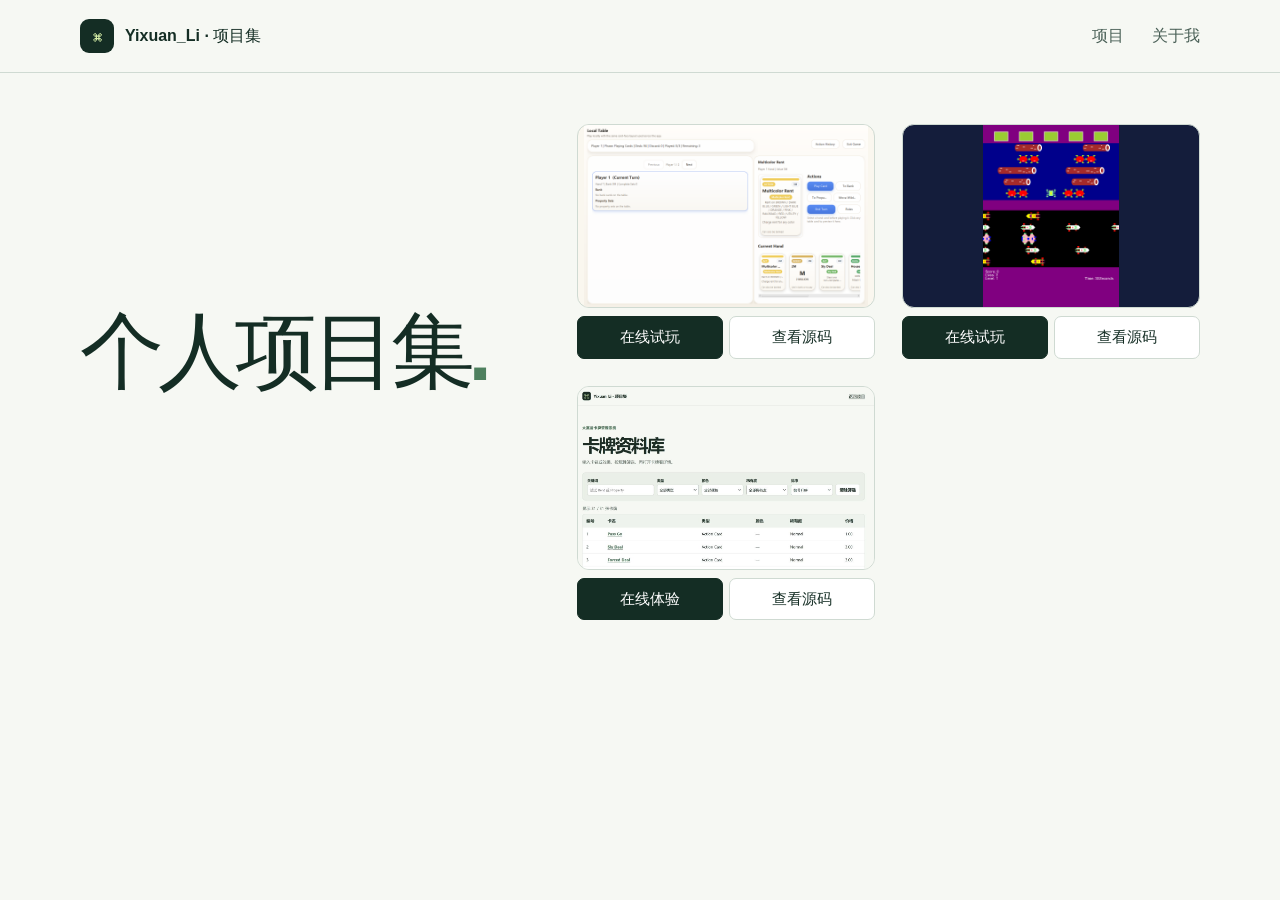
<file: index.html>
<!doctype html>
<html lang="zh-CN">
<head>
  <meta charset="utf-8">
  <meta name="viewport" content="width=device-width, initial-scale=1">
  <meta name="description" content="Yixuan_Li 的个人项目集，包含可在线体验的游戏和 Web 应用。">
  <title>Yixuan_Li · 个人项目集</title>
  <link rel="stylesheet" href="./styles.css?v=portfolio-grid">
  <script src="./portfolio.js?v=portfolio-grid" defer></script>
</head>
<body>
  <header class="topbar">
    <div class="wrap topbar-inner">
      <a class="brand" href="./"><span class="brand-mark" aria-hidden="true">⌘</span>Yixuan_Li · 项目集</a>
      <nav aria-label="主导航"><a href="#projects">项目</a><button id="about-button" type="button">关于我</button></nav>
    </div>
  </header>
  <main class="wrap portfolio">
    <h1>个人项目集<span aria-hidden="true">.</span></h1>
    <section class="projects" id="projects" aria-label="项目">
      <article class="project" id="deal" aria-label="大富翁 Deal">
        <button class="project-visual deal-visual" type="button" aria-label="放大截图并查看大富翁 Deal 介绍" aria-haspopup="dialog">
          <img src="./media/deal.webp" alt="大富翁 Deal 的 JavaFX 对局界面" width="1280" height="820">
        </button>
        <div class="project-links">
          <a class="button primary" href="./deal/">在线试玩</a>
          <a class="button" href="https://github.com/lix-6/lix-6.github.io/tree/main/deal" aria-label="查看大富翁 Deal 网页版源码">查看源码</a>
        </div>
        <template>
          <h2 id="project-title">大富翁 Deal</h2>
          <p>通过出牌、收租和交易凑齐三组地产。网页版使用原 Java 规则引擎和机器人，桌面版还支持本地多人和局域网对局。</p>
          <p>Java 17 · JavaFX · TCP · JUnit</p>
          <p>源码链接指向公开的网页版实现。</p>
        </template>
      </article>
      <article class="project" id="frog" aria-label="青蛙过河">
        <button class="project-visual frog-visual" type="button" aria-label="放大截图并查看青蛙过河介绍" aria-haspopup="dialog">
          <img src="./media/frog.webp" alt="青蛙过河的游戏画面" width="600" height="800">
        </button>
        <div class="project-links">
          <a class="button primary" href="./frog/">在线试玩</a>
          <a class="button" href="https://github.com/lix-6/FroggerGame" aria-label="查看青蛙过河源码">查看源码</a>
        </div>
        <template>
          <h2 id="project-title">青蛙过河</h2>
          <p>在倒计时内躲过车流，踩着浮木和乌龟抵达对岸。网页版复用原项目的玩法和画面绘制代码，支持键盘和触屏。</p>
          <p>Java · JavaFX Canvas</p>
        </template>
      </article>
      <article class="project" id="cards" aria-label="大富翁卡牌管理系统">
        <button class="project-visual cards-visual" type="button" aria-label="放大截图并查看大富翁卡牌管理系统介绍" aria-haspopup="dialog">
          <img src="./media/cards.jpg" width="1265" height="712" alt="大富翁卡牌资料库的搜索条件和结果列表">
        </button>
        <div class="project-links">
          <a class="button primary" href="./cards/">在线体验</a>
          <a class="button" href="https://github.com/lix-6/lix-6.github.io/tree/main/cards" aria-label="查看大富翁卡牌管理系统网页版源码">查看源码</a>
        </div>
        <template>
          <h2 id="project-title">大富翁卡牌管理系统</h2>
          <p>按关键词、类型、颜色和稀有度筛选卡牌，并查看效果和价格。原项目用 Servlet 和 JDBC 查询 MySQL，再用 JSP 渲染。在线演示使用浏览器内的卡牌数据。</p>
          <p>Java · JSP · Servlet · MySQL</p>
          <p>源码链接指向公开的网页版实现。</p>
        </template>
      </article>
    </section>
  </main>

  <dialog id="project-detail" class="project-detail" aria-labelledby="project-title">
    <form class="dialog-close" method="dialog"><button class="close" aria-label="关闭项目介绍" autofocus>×</button></form>
    <img id="project-image" alt="">
    <div class="detail-content" id="project-content"></div>
  </dialog>
  <dialog id="about" class="project-detail about" aria-labelledby="about-title">
    <form class="dialog-close" method="dialog"><button class="close" aria-label="关闭关于我" autofocus>×</button></form>
    <h2 id="about-title">关于我</h2>
    <p>我是一名软件工程专业的大三学生，正在寻找寒假软件开发实习。</p>
    <a href="https://github.com/lix-6">GitHub · lix-6</a>
  </dialog>
</body>
</html>
</file>
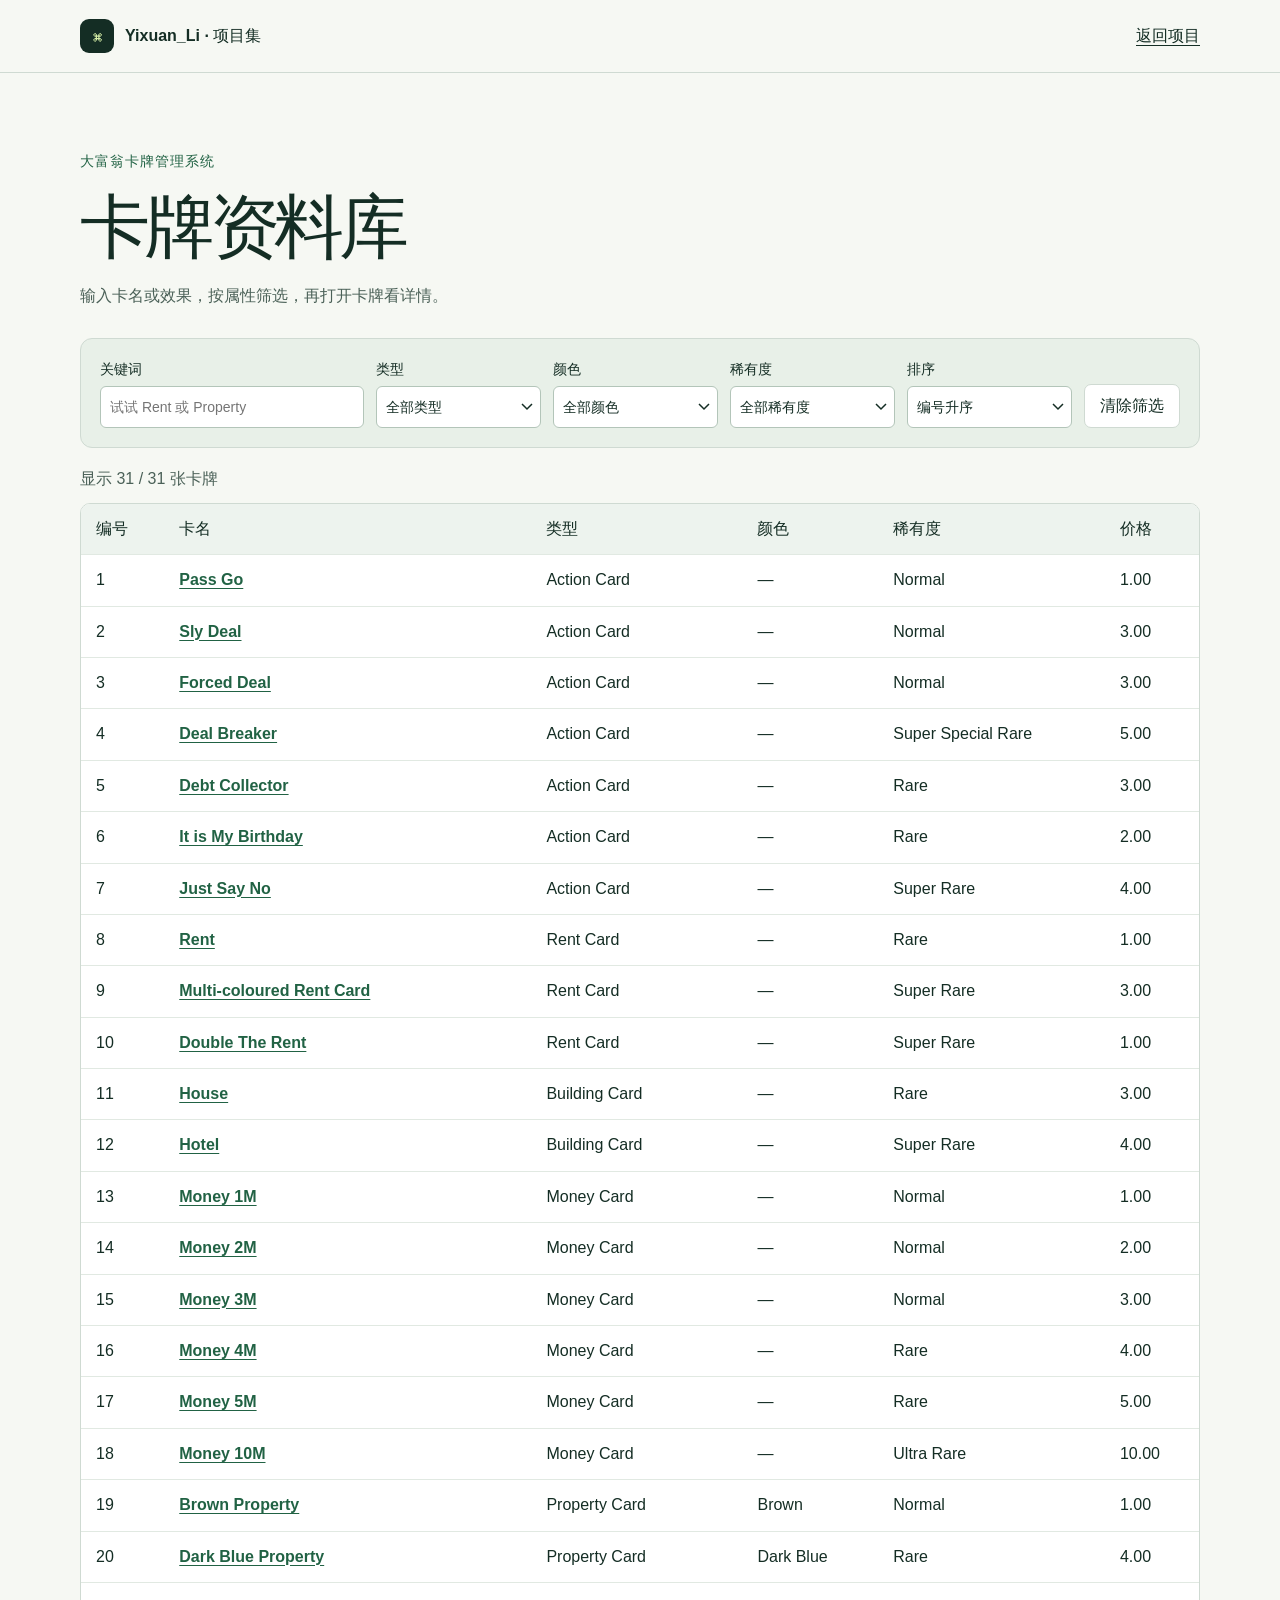
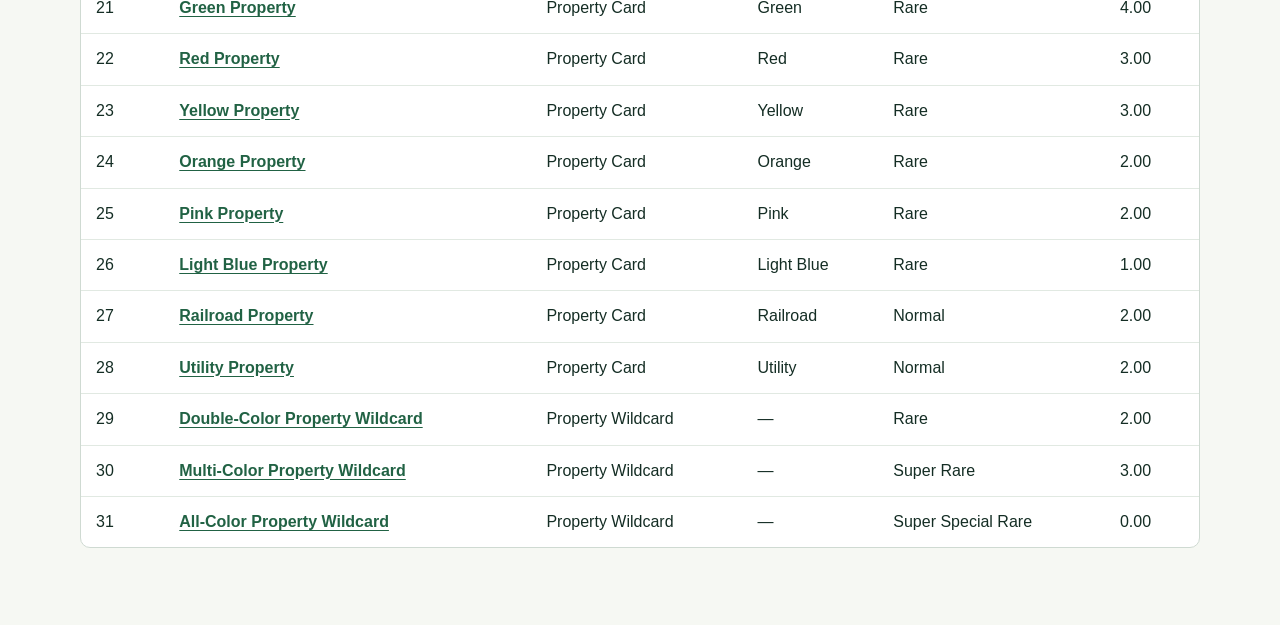
<file: cards/index.html>
<!doctype html>
<html lang="zh-CN">
<head>
  <meta charset="utf-8">
  <meta name="viewport" content="width=device-width, initial-scale=1">
  <meta name="description" content="大富翁卡牌管理系统的浏览器演示，支持检索、筛选、排序和查看详情。">
  <title>卡牌资料库 · Yixuan_Li</title>
  <link rel="stylesheet" href="../styles.css">
  <link rel="stylesheet" href="./catalog.css">
  <script src="./data.js" defer></script>
  <script src="./catalog.js" defer></script>
</head>
<body>
  <header class="topbar">
    <div class="wrap topbar-inner">
      <a class="brand" href="../"><span class="brand-mark" aria-hidden="true">⌘</span>Yixuan_Li · 项目集</a>
      <a href="../#cards">返回项目</a>
    </div>
  </header>
  <main class="wrap catalog">
    <header class="catalog-intro">
      <p class="eyebrow">大富翁卡牌管理系统</p>
      <h1>卡牌资料库</h1>
      <p>输入卡名或效果，按属性筛选，再打开卡牌看详情。</p>
    </header>
    <section aria-label="卡牌列表">
      <form id="filters" class="filters" role="search">
        <label class="keyword">关键词<input name="keyword" type="search" placeholder="试试 Rent 或 Property"></label>
        <label>类型<select name="type"><option value="">全部类型</option></select></label>
        <label>颜色<select name="color"><option value="">全部颜色</option></select></label>
        <label>稀有度<select name="rarity"><option value="">全部稀有度</option></select></label>
        <label>排序<select name="order">
          <option value="id">编号升序</option>
          <option value="id-desc">编号降序</option>
          <option value="price">价格从低到高</option>
          <option value="price-desc">价格从高到低</option>
          <option value="name">卡名 A–Z</option>
        </select></label>
        <button type="reset" class="button">清除筛选</button>
      </form>
      <p id="result-count" role="status" aria-live="polite"></p>
      <div class="table-wrap" tabindex="0" role="region" aria-label="卡牌数据表">
        <table>
          <thead><tr><th scope="col">编号</th><th scope="col">卡名</th><th scope="col">类型</th><th scope="col">颜色</th><th scope="col">稀有度</th><th scope="col">价格</th></tr></thead>
          <tbody id="card-rows"></tbody>
        </table>
      </div>
      <p id="no-results" hidden>没有符合条件的卡牌。可以换个关键词或清除筛选。</p>
      <noscript><p>请启用 JavaScript 以使用卡牌检索。</p></noscript>
    </section>
  </main>
  <dialog id="card-detail" aria-labelledby="card-name">
    <div class="gallery-toolbar">
      <p class="eyebrow">卡牌详情</p>
      <form method="dialog"><button class="close" aria-label="关闭详情">×</button></form>
    </div>
    <h2 id="card-name"></h2>
    <dl id="card-info"></dl>
  </dialog>
</body>
</html>
</file>
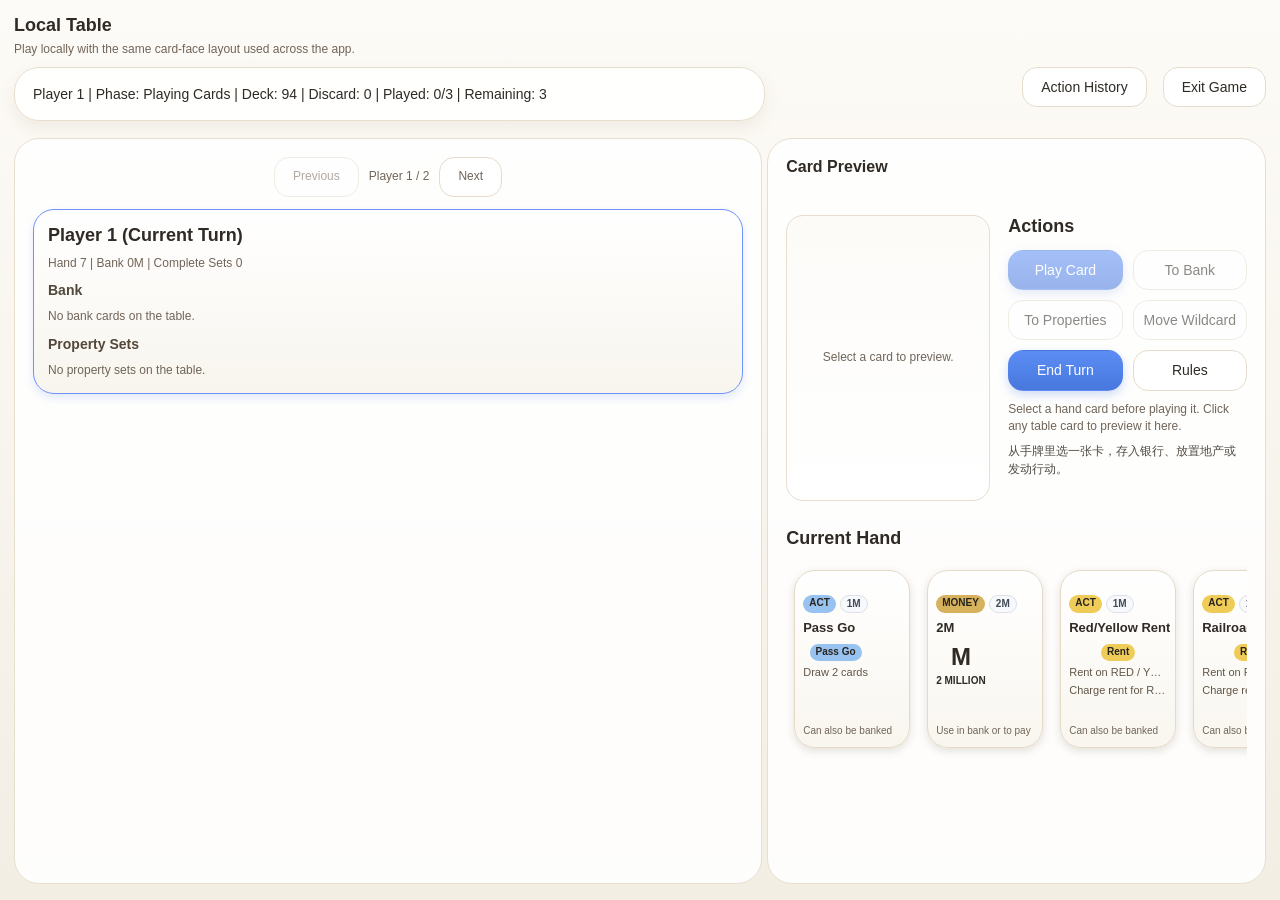
<file: deal/index.html>
<!doctype html>
<html lang="en">
<head>
  <meta charset="utf-8">
  <meta name="viewport" content="width=device-width, initial-scale=1">
  <meta name="description" content="大富翁 Deal 课程项目的浏览器人机对战试玩。">
  <title>大富翁 Deal · Yixuan_Li</title>
  <link rel="stylesheet" href="./deal.css">
  <script type="module" src="./play.mjs"></script>
</head>
<body>
  <main class="deal-game">
    <header class="table-heading">
      <h1>Local Table</h1>
      <p>Play locally with the same card-face layout used across the app.</p>
    </header>
    <p id="loading" role="status">Loading Monopoly Deal…</p>
    <noscript><p>Enable JavaScript to play Monopoly Deal.</p></noscript>
    <section id="table" hidden aria-label="Monopoly Deal table">
      <div class="toolbar">
        <p id="turn" class="turn-status" aria-live="polite"></p>
        <div class="toolbar-actions">
          <button id="history-button" type="button">Action History</button>
          <button id="exit-button" type="button">Exit Game</button>
        </div>
      </div>
      <div class="table-layout">
        <section class="panel players-panel" aria-label="Players">
          <nav class="player-nav" aria-label="Browse players">
            <button id="previous-player" type="button">Previous</button>
            <span id="player-page" aria-live="polite"></span>
            <button id="next-player" type="button">Next</button>
          </nav>
          <div id="boards"></div>
        </section>
        <section class="panel play-panel" aria-label="Your cards and actions">
          <h2 id="selected-name">Card Preview</h2>
          <p id="selected-info" class="preview-info"></p>
          <div class="play-layout">
            <div id="preview" class="preview-frame"></div>
            <section class="actions" aria-labelledby="actions-title">
              <h2 id="actions-title">Actions</h2>
              <div class="action-buttons">
                <button class="primary" id="play-card" type="button">Play Card</button>
                <button id="bank-card" type="button">To Bank</button>
                <button id="property-card" type="button">To Properties</button>
                <button id="move-card" type="button">Move Wildcard</button>
                <button class="primary" id="end-turn" type="button">End Turn</button>
                <button id="rules-button" type="button">Rules</button>
              </div>
              <p class="muted">Select a hand card before playing it. Click any table card to preview it here.</p>
              <p id="status" role="status" lang="zh-CN"></p>
              <button class="primary" id="restart" type="button" hidden>New Game</button>
            </section>
          </div>
          <section class="hand-panel" aria-labelledby="hand-title">
            <h2 id="hand-title">Current Hand</h2>
            <div id="hand" class="hand"></div>
          </section>
        </section>
      </div>
    </section>
  </main>
  <dialog id="choice" aria-labelledby="choice-title" lang="zh-CN">
    <h2 id="choice-title"></h2>
    <p id="choice-help"></p>
    <form id="choice-form">
      <div id="options" class="options"></div>
      <p id="choice-count" aria-live="polite"></p>
      <p id="choice-notice" role="status"></p>
      <div class="dialog-actions">
        <button class="primary" id="confirm-choice" type="submit">确认选择</button>
        <button id="cancel-choice" type="button">取消</button>
      </div>
    </form>
  </dialog>
  <dialog id="history" aria-labelledby="history-title">
    <h2 id="history-title">Action History</h2>
    <pre id="log" lang="zh-CN"></pre>
    <form method="dialog" class="dialog-actions"><button>Close</button></form>
  </dialog>
  <dialog id="rules" aria-labelledby="rules-title">
    <h2 id="rules-title">Rules</h2>
    <ul>
      <li>Complete three different property sets to win.</li>
      <li>Play up to three cards each turn. Put money in the bank, add properties to your table, or play actions such as Rent.</li>
      <li>Use cards from your bank or properties on the table to pay other players. You do not receive change.</li>
      <li>At the end of your turn, discard down to seven cards if needed.</li>
    </ul>
    <form method="dialog" class="dialog-actions"><button>Close</button></form>
  </dialog>
  <dialog id="exit" aria-labelledby="exit-title">
    <h2 id="exit-title">Exit Game</h2>
    <p>Your current game will be lost if you leave or start a new game.</p>
    <form method="dialog" class="dialog-actions">
      <button autofocus>Keep Playing</button>
      <button id="new-game" type="button">New Game</button>
      <a class="button" href="../#deal">Back to Portfolio</a>
    </form>
  </dialog>
</body>
</html>
</file>
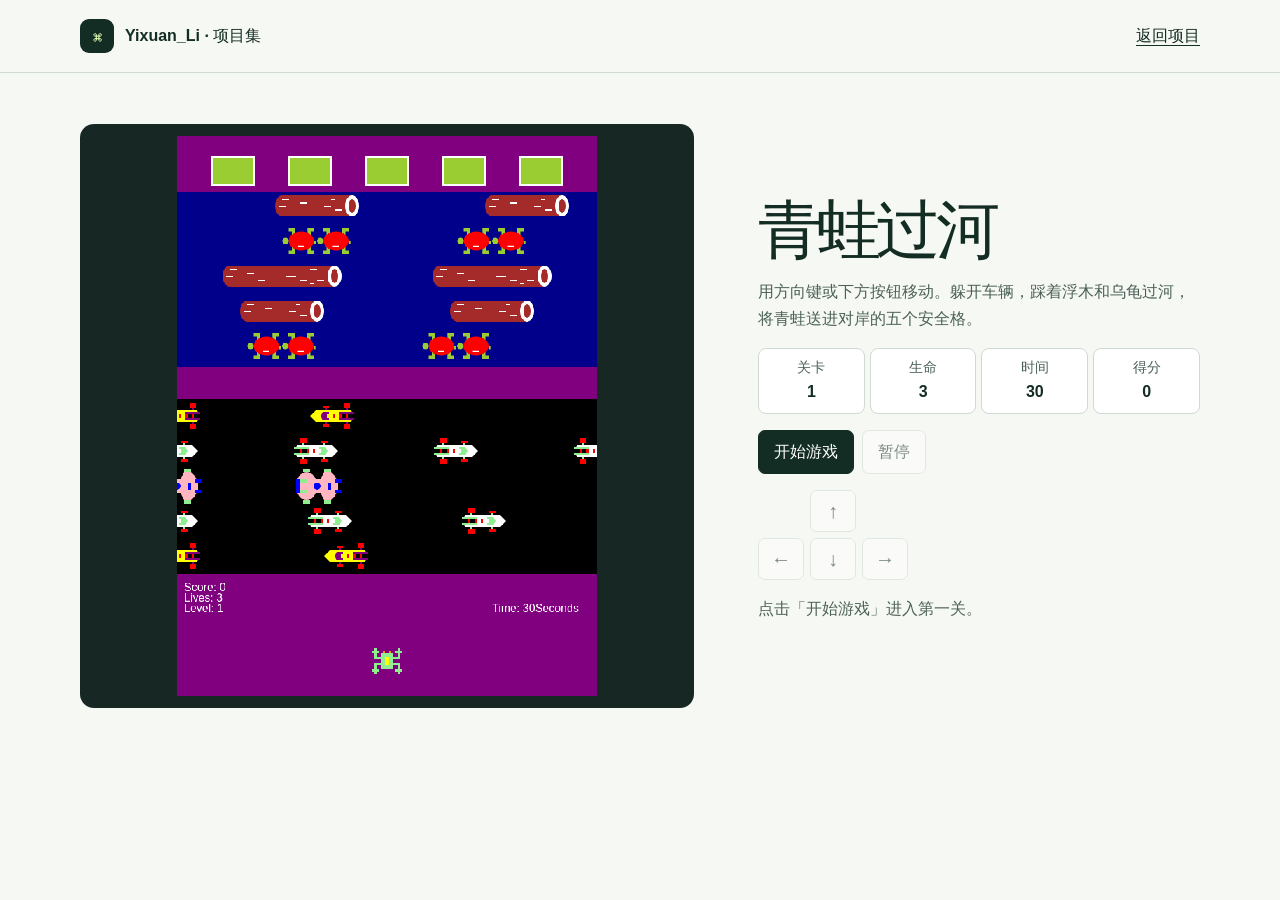
<file: frog/index.html>
<!doctype html>
<html lang="zh-CN">
<head>
  <meta charset="utf-8">
  <meta name="viewport" content="width=device-width, initial-scale=1">
  <meta name="description" content="青蛙过河课程项目的浏览器试玩，支持键盘和触屏。">
  <title>青蛙过河 · Yixuan_Li</title>
  <link rel="stylesheet" href="../styles.css">
  <link rel="stylesheet" href="./frog.css">
  <script type="module" src="./play.mjs"></script>
</head>
<body>
  <header class="topbar">
    <div class="wrap topbar-inner">
      <a class="brand" href="../"><span class="brand-mark" aria-hidden="true">⌘</span>Yixuan_Li · 项目集</a>
      <a href="../#frog">返回项目</a>
    </div>
  </header>
  <main class="wrap frog-game">
    <div class="board-wrap">
      <canvas id="frog-board" width="600" height="800" tabindex="0" aria-label="青蛙过河游戏画面" aria-describedby="game-instructions">
        你的浏览器需要支持 HTML Canvas 才能试玩。
      </canvas>
    </div>
    <section class="game-controls" aria-labelledby="game-title">
      <h1 id="game-title">青蛙过河</h1>
      <p id="game-instructions">用方向键或下方按钮移动。躲开车辆，踩着浮木和乌龟过河，将青蛙送进对岸的五个安全格。</p>
      <dl class="game-stats">
        <div><dt>关卡</dt><dd id="game-level">1</dd></div>
        <div><dt>生命</dt><dd id="game-lives">3</dd></div>
        <div><dt>时间</dt><dd id="game-timer">30</dd></div>
        <div><dt>得分</dt><dd id="game-score">0</dd></div>
      </dl>
      <div class="game-buttons">
        <button id="game-start" class="button primary" type="button" disabled>开始游戏</button>
        <button id="game-pause" class="button" type="button" disabled>暂停</button>
      </div>
      <div class="direction-pad" aria-label="方向键">
        <button class="button direction-up" type="button" data-direction="1" aria-label="向上" disabled>↑</button>
        <button class="button direction-left" type="button" data-direction="4" aria-label="向左" disabled>←</button>
        <button class="button direction-down" type="button" data-direction="2" aria-label="向下" disabled>↓</button>
        <button class="button direction-right" type="button" data-direction="8" aria-label="向右" disabled>→</button>
      </div>
      <p id="game-status" role="status">正在加载游戏。</p>
      <noscript><p>请启用 JavaScript 以开始游戏。</p></noscript>
    </section>
  </main>
</body>
</html>
</file>
<file: styles.css>
:root {
  color-scheme: light;
  font-family: "Segoe UI", "Microsoft YaHei", "PingFang SC", sans-serif;
  color: #142d24;
  background: #f6f8f3;
  font-synthesis: none;
  --ink: #142d24;
  --muted: #4b6158;
  --line: #cfdad2;
  --green: #216244;
  --wrap: 1120px;
}

*, *::before, *::after { box-sizing: border-box; }
html { scroll-behavior: smooth; scroll-padding-top: 2rem; }
body { margin: 0; line-height: 1.65; }
a { color: inherit; text-decoration-thickness: .08em; text-underline-offset: .22em; }
button { font: inherit; }
button, summary { cursor: pointer; }
:focus-visible { outline: 3px solid #297c55; outline-offset: 4px; }
[hidden] { display: none !important; }
.wrap { width: min(var(--wrap), calc(100% - 64px)); margin-inline: auto; }

.topbar { border-bottom: 1px solid var(--line); }
.topbar-inner { min-height: 72px; display: flex; align-items: center; justify-content: space-between; gap: 16px; }
.brand { display: inline-flex; align-items: center; gap: 11px; font-weight: 700; text-decoration: none; }
.brand-mark { display: grid; place-items: center; width: 34px; height: 34px; border-radius: 9px; background: var(--ink); color: #d4eea6; font-size: 20px; }
nav { display: flex; gap: 28px; color: var(--muted); }
nav a { text-decoration: none; }
nav a:hover { text-decoration: underline; }
.eyebrow { color: var(--green); font-size: .875rem; font-weight: 700; letter-spacing: .07em; margin: 0; }
h1, h2, h3 { margin: 0; line-height: 1.15; }
h1 { font-size: clamp(2.75rem, 8vw, 5.6rem); letter-spacing: -.075em; margin-block: 14px 20px; }
h1 span { color: #3e885f; }
.button { display: inline-flex; align-items: center; min-height: 42px; padding: 8px 15px; border: 1px solid var(--line); border-radius: 7px; color: var(--ink); background: #fff; font-weight: 650; text-decoration: none; }
.button:hover { background: #e7efe8; }
.primary { background: var(--ink); border-color: var(--ink); color: #fff; }
.primary:hover { background: var(--green); border-color: var(--green); }
dialog { width: min(1120px, calc(100% - 26px)); max-height: calc(100dvh - 30px); border: 1px solid var(--line); border-radius: 12px; color: var(--ink); padding: 14px; background: white; }
dialog::backdrop { background: #071911ce; }
.gallery-toolbar { display: flex; justify-content: space-between; align-items: center; gap: 12px; margin-bottom: 10px; }
.gallery-toolbar p { margin: 0; font-weight: 650; }
.close { width: 44px; height: 44px; border: 1px solid var(--line); border-radius: 7px; color: var(--ink); background: white; font-size: 24px; }
.close:hover { background: #e7efe8; }
.portfolio {
  display: grid;
  grid-template-columns: minmax(0, 5fr) minmax(0, 7fr);
  align-items: start;
  gap: clamp(20px, 4vw, 64px);
  padding-block: clamp(24px, 4vw, 56px) 60px;
}
.portfolio h1 {
  font-size: clamp(2.6rem, 6.65vw, 5.25rem);
  margin: clamp(80px, 14vw, 205px) 0 0;
  white-space: nowrap;
}
.portfolio h1 span { color: #4e805e; }
.topbar nav button {
  padding: 0;
  border: 0;
  color: inherit;
  background: transparent;
}
.topbar nav button:hover { text-decoration: underline; }
.projects {
  display: grid;
  grid-template-columns: repeat(2, minmax(0, 1fr));
  gap: clamp(14px, 2.1vw, 32px) clamp(12px, 2.1vw, 28px);
}
.project { min-width: 0; }
.project-visual {
  display: grid;
  place-items: center;
  width: 100%;
  aspect-ratio: 1.62;
  border: 1px solid var(--line);
  border-radius: 12px;
  background: #fff;
  padding: 0;
  overflow: hidden;
  cursor: zoom-in;
}
.project-visual img {
  display: block;
  width: 100%;
  height: 100%;
  min-height: 0;
  object-fit: contain;
  transition: transform .2s ease;
}
.project-visual:hover img { transform: scale(1.035); }
.deal-visual { background: #faf7ef; }
.frog-visual { background: #141d3b; }
.cards-visual { background: #f6f8f3; }
.cards-visual img { object-fit: cover; object-position: top; }
.project-links {
  display: grid;
  grid-template-columns: repeat(2, minmax(0, 1fr));
  gap: 6px;
  margin-top: 8px;
}
.project-links .button {
  justify-content: center;
  padding-inline: 2px;
  font-size: clamp(.72rem, 1.35vw, .93rem);
  white-space: nowrap;
}
.project-detail { width: min(860px, calc(100% - 26px)); padding: clamp(14px, 2.5vw, 28px); }
.project-detail > img {
  display: block;
  width: 100%;
  max-height: 58dvh;
  object-fit: contain;
  border-radius: 7px;
  background: #f6f8f3;
}
.dialog-close { display: flex; justify-content: end; margin-bottom: 12px; }
.detail-content { margin-top: 18px; }
.detail-content p { margin: 8px 0 0; color: var(--muted); }
.detail-content video { display: block; width: 100%; max-height: 58dvh; margin-top: 14px; }
.about { max-width: 500px; }

@media (max-width: 760px) {
  .wrap { width: calc(100% - 36px); }
  .topbar-inner { min-height: 62px; }
  nav { gap: 14px; }
  .portfolio { grid-template-columns: minmax(0, 1fr); gap: 24px; padding-block: 30px; }
  .portfolio h1 { margin: 0; }
}
@media (max-width: 380px) {
  .wrap { width: calc(100% - 24px); }
  .brand { gap: 6px; }
  nav { gap: 10px; }
}


@media (prefers-reduced-motion: reduce) {
  html { scroll-behavior: auto; }
  *, *::before, *::after { transition: none !important; }
}
</file>
<file: cards/catalog.css>
.catalog { padding-block: clamp(32px, 6vw, 78px); }
.catalog-intro { margin-bottom: 29px; }
.catalog-intro h1 { font-size: clamp(2.4rem, 6vw, 4.35rem); margin-bottom: 12px; }
.catalog-intro > p:last-child { color: var(--muted); margin-bottom: 0; }
.filters {
  display: grid;
  grid-template-columns: minmax(195px, 1.6fr) repeat(4, minmax(105px, 1fr)) auto;
  align-items: end;
  gap: 12px;
  padding: 19px;
  border: 1px solid var(--line);
  border-radius: 12px;
  background: #e8f0e8;
}
.filters label { display: grid; gap: 5px; font-weight: 650; font-size: .875rem; }
.filters :is(input, select) {
  width: 100%; min-height: 42px; padding: 7px 9px; color: var(--ink); font: inherit;
  font-weight: 450; border: 1px solid #b3c5b9; border-radius: 6px; background: white;
}
.filters select { appearance: none; padding-right: 22px; background: white url("data:image/svg+xml,%3Csvg xmlns='http://www.w3.org/2000/svg' width='12' height='8' viewBox='0 0 12 8'%3E%3Cpath fill='none' stroke='%23142d24' stroke-width='1.5' d='m1 1 5 5 5-5'/%3E%3C/svg%3E") no-repeat right 7px center; }
.filters > button { white-space: nowrap; }
#result-count { color: var(--muted); margin: 18px 0 10px; }
.table-wrap { overflow-x: auto; border: 1px solid var(--line); border-radius: 10px; background: white; }
.table-wrap table { width: 100%; min-width: 650px; border-collapse: collapse; }
.table-wrap th, .table-wrap td { padding: 12px 15px; text-align: left; }
.table-wrap th { background: #edf3ee; white-space: nowrap; }
.table-wrap td { border-top: 1px solid #e1e9e2; }
.table-wrap tbody tr:hover { background: #f2f7f2; }
.table-wrap button { appearance: none; border: 0; padding: 0; background: transparent; color: var(--green); text-align: left; font-weight: 700; text-decoration: underline; text-underline-offset: .16em; }
#card-detail { width: min(540px, calc(100% - 24px)); padding: 21px; }
#card-detail dl { display: grid; grid-template-columns: max-content 1fr; gap: 10px 18px; margin-bottom: 4px; }
#card-detail dt { font-weight: 650; }
#card-detail dd { margin: 0; }
@media (max-width: 860px) {
  .filters { grid-template-columns: repeat(2, minmax(0, 1fr)); }
  .filters .keyword { grid-column: 1 / -1; }
  .filters > button { grid-column: 1 / -1; justify-self: start; }
}
</file>
<file: deal/deal.css>
:root {
  font: 14px/1.45 "Segoe UI", "Microsoft YaHei UI", sans-serif;
  color: #2f2a24;
  background: linear-gradient(#fdfbf7, #f3eee4) fixed;
  --panel-border: #e8dece;
  --muted: #716559;
  --selected: #7192fc;
}

*, *::before, *::after { box-sizing: border-box; }
[hidden] { display: none !important; }
body { margin: 0; }
h1, h2, h3, p, pre { margin: 0; }
h1, h2 { font-size: 18px; line-height: 1.25; }
h3 { font-size: 14px; }
button, .button {
  padding: 9px 18px;
  min-height: 40px;
  border: 1px solid #e6dccd;
  border-radius: 15px;
  background: #fff;
  color: inherit;
  font: inherit;
  cursor: pointer;
}
.button { display: inline-grid; place-items: center; text-decoration: none; }
button:not(:disabled):hover, .button:hover { background: #f9f5ef; }
button:disabled { opacity: .55; cursor: default; }
button:focus-visible, a:focus-visible { outline: 2px solid #4573dd; outline-offset: 2px; }
button.primary {
  background: linear-gradient(#5b8df4, #4878de);
  color: white;
  border-color: transparent;
  box-shadow: 0 4px 10px #4878de40;
}
button.primary:not(:disabled):hover { background: linear-gradient(#6b99f7, #4f81e8); }

.deal-game { padding: 14px; }
.table-heading p { margin: 4px 0 9px; }
.table-heading p, .muted, .preview-info, .player-nav, .seat-summary { color: var(--muted); font-size: 12px; }
.toolbar { display: flex; justify-content: space-between; gap: 12px; align-items: flex-start; margin-bottom: 17px; }
.turn-status {
  width: 60%;
  padding: 16px 18px;
  border: 1px solid var(--panel-border);
  border-radius: 25px;
  background: #fffe;
  box-shadow: 0 7px 17px #66553416;
}
.toolbar-actions, .player-nav, .dialog-actions { display: flex; gap: 10px; align-items: center; flex-wrap: wrap; }
.toolbar-actions { gap: 16px; }
.table-layout {
  display: grid;
  grid-template-columns: minmax(0, 3fr) minmax(0, 2fr);
  gap: 5px;
  min-height: max(620px, calc(100dvh - 154px));
}
.panel {
  min-width: 0;
  padding: 18px;
  border: 1px solid var(--panel-border);
  border-radius: 25px;
  background: #ffffffdf;
}
.player-nav { justify-content: center; margin-bottom: 12px; }
.seat {
  display: grid;
  gap: 8px;
  padding: 14px;
  border: 1px solid var(--panel-border);
  border-radius: 21px;
  background: linear-gradient(#fff, #f8f5ee);
}
.seat.current { border-color: var(--selected); box-shadow: 0 4px 8px #4878de28; }
.seat h3 { color: #52473b; }
.table-cards, .hand { display: flex; align-items: stretch; overflow-x: auto; }
.table-cards { gap: 9px; padding: 3px 3px 9px; }
.property-groups { display: grid; gap: 10px; }
.property-group {
  min-width: 0;
  padding: 8px;
  border: 1px solid var(--panel-border);
  border-top: 4px solid var(--property-color);
  border-radius: 13px;
}
.property-group .table-cards { margin-top: 4px; }

#selected-name { font-size: 16px; }
.preview-info { margin: 9px 0 12px; min-height: 17px; }
.play-layout { display: grid; grid-template-columns: minmax(0, 204px) minmax(0, 1fr); align-items: start; gap: 18px; }
.preview-frame {
  min-height: 286px;
  padding: 10px;
  border: 1px solid var(--panel-border);
  border-radius: 17px;
  background: linear-gradient(#fcfbf8, #fff);
}
.empty-preview { display: grid; min-height: 264px; place-items: center; text-align: center; }
.action-buttons { display: grid; grid-template-columns: repeat(2, minmax(0, 1fr)); gap: 10px; margin: 12px 0 10px; }
.action-buttons button { padding-inline: 6px; }
#status { color: #514b43; font-size: 12px; margin-top: 8px; }
#status:empty { display: none; }
#restart { margin-top: 8px; }
.hand-panel { margin-top: 26px; }
.hand-panel h2 { margin-bottom: 12px; }
.hand { gap: 17px; min-height: 202px; padding: 8px 8px 16px; }

.card {
  display: flex;
  flex: none;
  flex-direction: column;
  gap: 6px;
  width: 116px;
  min-height: 168px;
  padding: 8px;
  text-align: left;
  border: 1px solid #e5dac7;
  border-radius: 21px;
  background: linear-gradient(#fff, #f9f6ef);
  box-shadow: 0 3px 8px #55442528;
  color: #2f2a24;
}
button.card:not(:disabled):hover, .card[aria-pressed="true"] {
  border-color: var(--selected);
  background: linear-gradient(#fff, #f9f6ef);
}
.card[aria-pressed="true"] { box-shadow: 0 0 0 1px var(--selected), 0 3px 8px #4878de33; }
.card::before { content: ""; display: block; height: 10px; flex: none; border-radius: 8px; background: var(--card-color); }
.card-header { display: flex; justify-content: space-between; gap: 4px; }
.card-type, .card-value, .card-pill {
  border-radius: 20px;
  padding: 1px 6px;
  font-size: 10px;
  font-weight: 700;
  white-space: nowrap;
}
.card-type, .card-pill { background: var(--card-color); color: var(--card-ink, #27231d); }
.card-value { background: #f7f9fc; border: 1px solid #dce1e9; color: #414a56; }
.card-title { font-size: 13px; font-weight: 700; overflow: hidden; text-overflow: ellipsis; white-space: nowrap; }
.card-body { display: grid; justify-items: center; gap: 4px; text-align: center; min-width: 0; }
.card-pill, .card-line, .card-footer { max-width: 100%; overflow: hidden; text-overflow: ellipsis; }
.card-line { font-size: 11px; line-height: 1.3; color: #625648; white-space: nowrap; }
.money-symbol { font-size: 24px; font-weight: bold; line-height: 1.1; }
.money-amount { font-size: 10px; font-weight: bold; }
.card-footer { margin-top: auto; font-size: 10px; color: var(--muted); white-space: nowrap; }
.table-cards .card { width: 92px; height: 132px; min-height: 0; gap: 3px; }
.table-cards .card-title { font-size: 12px; }
.table-cards .card-body { gap: 2px; }
.table-cards .card-line { font-size: 10px; }
.table-cards .money-symbol { font-size: 19px; }
.preview-frame .card { width: 100%; min-height: 264px; }
.preview-frame .card-title { font-size: 18px; white-space: normal; overflow-wrap: anywhere; }
.preview-frame .card-line { font-size: 13px; white-space: normal; }
.preview-frame .card-pill, .preview-frame .card-type, .preview-frame .card-value { font-size: 11px; }

dialog {
  width: min(550px, calc(100vw - 24px));
  max-height: 85vh;
  padding: 20px;
  border: 1px solid var(--panel-border);
  border-radius: 21px;
  background: #fffdf8;
  color: inherit;
  box-shadow: 0 16px 42px #201b2144;
}
dialog::backdrop { background: #27221a57; }
dialog h2, dialog p, dialog li { margin-bottom: 9px; }
.dialog-actions { margin-top: 14px; justify-content: end; }
.options { display: grid; gap: 5px; }
.option {
  display: grid;
  grid-template-columns: auto 1fr;
  column-gap: 9px;
  padding: 8px;
  border: 1px solid var(--panel-border);
  border-radius: 10px;
  cursor: pointer;
}
.option small { grid-column: 2; color: var(--muted); }
.option small:empty { display: none; }
#choice-notice, #choice-count { margin-top: 8px; }
#log { white-space: pre-wrap; overflow-wrap: anywhere; font: inherit; }

@media (max-width: 1100px) {
  .table-layout { grid-template-columns: minmax(0, 11fr) minmax(0, 10fr); }
  .play-layout { grid-template-columns: minmax(0, .9fr) minmax(0, 1.1fr); gap: 10px; }
  .action-buttons button { overflow-wrap: anywhere; }
}
@media (max-width: 810px) {
  .toolbar { align-items: stretch; flex-direction: column; }
  .turn-status { width: 100%; }
  .toolbar-actions { justify-content: end; }
  .table-layout { grid-template-columns: minmax(0, 1fr); gap: 10px; min-height: 0; }
  .play-layout { grid-template-columns: minmax(0, 204px) minmax(0, 1fr); }
}
@media (max-width: 475px) {
  .deal-game, .panel { padding: 10px; }
  .play-layout { grid-template-columns: minmax(0, 9fr) minmax(0, 11fr); }
  .preview-frame { padding: 5px; }
  .action-buttons { gap: 5px; }
  .action-buttons button { font-size: 12px; }
  .preview-frame .card-title { font-size: 15px; }
}
</file>
<file: frog/frog.css>
.frog-game { display: grid; grid-template-columns: minmax(0, 1fr) minmax(260px, .72fr); align-items: center; gap: clamp(22px, 5vw, 75px); padding-block: clamp(20px, 4vw, 54px); }
.board-wrap { display: grid; place-items: center; min-width: 0; padding: 12px; border-radius: 14px; background: #172824; }
#frog-board { display: block; width: min(100%, 420px, calc(64dvh * .75)); height: auto; background: #141434; image-rendering: pixelated; }
#frog-board:focus-visible { outline-color: #acd18c; }
.game-controls h1 { font-size: clamp(2.25rem, 5vw, 4rem); margin: 0 0 12px; }
.game-controls > p { color: var(--muted); max-width: 27rem; margin-block: 0 16px; }
.game-stats { display: grid; grid-template-columns: repeat(4, minmax(0, 1fr)); gap: 5px; margin: 0 0 16px; }
.game-stats > div { border: 1px solid var(--line); background: #fff; border-radius: 8px; padding: 7px 4px; text-align: center; }
.game-stats dt { font-size: .875rem; color: var(--muted); }
.game-stats dd { font-weight: 700; margin: 0; font-variant-numeric: tabular-nums; }
.game-buttons { display: flex; gap: 8px; flex-wrap: wrap; }
.game-buttons :disabled, .direction-pad :disabled { opacity: .54; cursor: default; }
.direction-pad { display: grid; grid-template-columns: repeat(3, 46px); grid-template-areas: ". up ." "left down right"; gap: 6px; width: max-content; margin-block: 16px; }
.direction-pad button { justify-content: center; font-size: 1.25rem; touch-action: manipulation; padding: 0; }
.direction-up { grid-area: up; }
.direction-left { grid-area: left; }
.direction-down { grid-area: down; }
.direction-right { grid-area: right; }
@media (max-width: 700px) {
  .frog-game { display: flex; flex-direction: column; align-items: stretch; gap: 12px; }
  #frog-board { width: min(100%, calc(53dvh * .75)); }
  .game-controls { display: grid; grid-template-columns: minmax(0, 1fr) auto; align-items: start; column-gap: 8px; }
  .game-controls :is(h1, #game-instructions, .game-stats, #game-status, noscript) { grid-column: 1 / -1; }
  .game-controls h1 { font-size: 1.45rem; margin: 0 0 4px; }
  .game-controls > p { margin-bottom: 8px; }
  .game-stats { margin-bottom: 8px; }
  .direction-pad { grid-column: 2; margin: 0 0 6px; }
}
</file>
